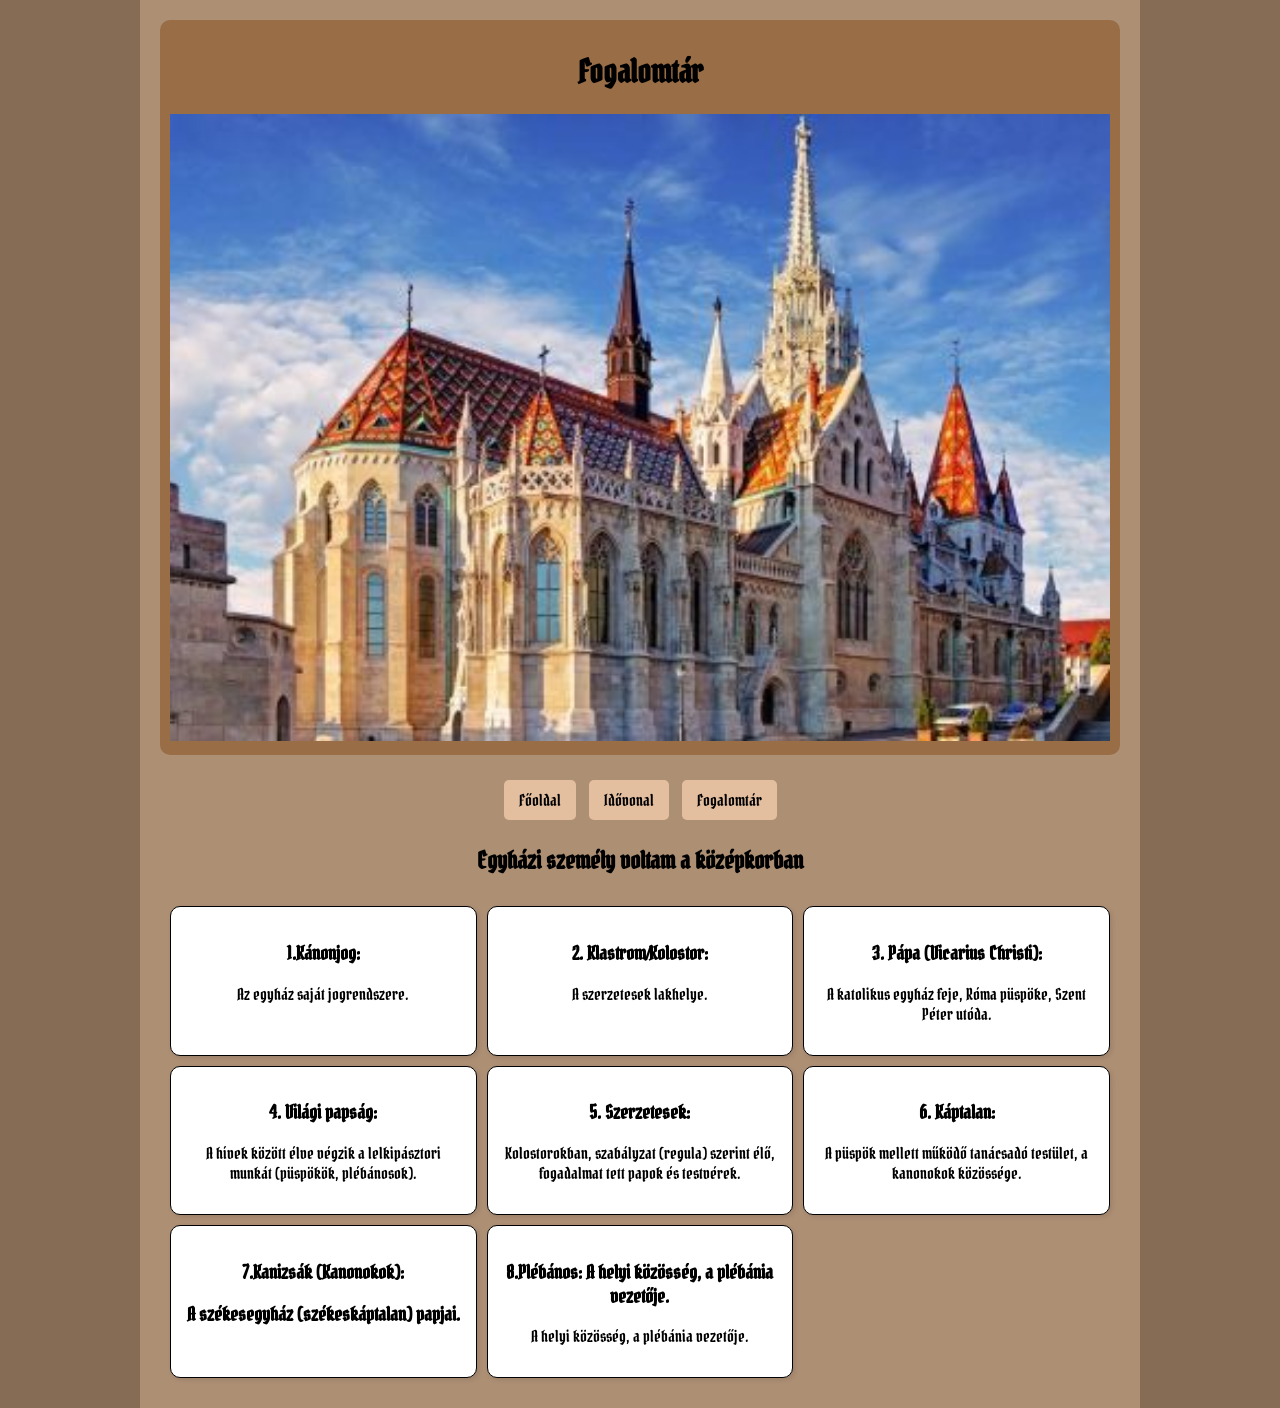
<file: html/fogalmak.html>
<!DOCTYPE html>
<html lang="en">

<head>
    <link rel="preconnect" href="https://fonts.googleapis.com">
<link rel="preconnect" href="https://fonts.gstatic.com" crossorigin>
<link href="https://fonts.googleapis.com/css2?family=Pirata+One&display=swap" rel="stylesheet">
    <meta charset="UTF-8">
    <meta name="viewport" content="width=device-width, initial-scale=1.0">
    <title>Horváth Eliza</title>
    <link rel="stylesheet" href="menu.css">
    <link rel="stylesheet" href="formazasok.css">
    <link rel="stylesheet" href="fogalmak.css">
   
</head>

<body>
    <main>

        <header class="focimkep">
            <h1>Fogalomtár</h1>
            <img id="fokep" src="../kepek/kicsi_jobbtemplom.jpg" alt="templom" />
         

        </header>
           <nav>
                <a href="../index.html">Főoldal</a>
                <a href="idovonal.html">Idővonal</a>
                <a href="fogalmak.html">Fogalomtár</a>
            </nav>
        <article>
            <h2>Egyházi személy voltam a középkorban</h2>
        </article>
        <article id="fogalmak">

            <div class="kartya">
                <h3>1.Kánonjog:</h3>
                <p> Az egyház saját jogrendszere.</p>
            </div>

            <div class="kartya">
                <h3>2. Klastrom/Kolostor:</h3>
                <p> A szerzetesek lakhelye.</p>
            </div>

            <div class="kartya">
                <h3>3. Pápa (Vicarius Christi):</h3>
                <p> A katolikus egyház feje, Róma püspöke, Szent Péter utóda.</p>
            </div>

            <div class="kartya">
                <h3>4. Világi papság: </h3>
                <p>A hívek között élve végzik a lelkipásztori munkát (püspökök, plébánosok).</p>
            </div>

            <div class="kartya">
                <h3>5. Szerzetesek:</h3>
                <p>Kolostorokban, szabályzat (regula) szerint élő, fogadalmat tett papok és testvérek.</p>
            </div>

            <div class="kartya">
                <h3>6. Káptalan:</h3>
                <p>A püspök mellett működő tanácsadó testület, a kanonokok közössége.</p>
            </div>

            <div class="kartya">
                <h3>7.Kanizsák (Kanonokok):</h3>
                <h3>A székesegyház (székeskáptalan) papjai.</h3>
            </div>

            <div class="kartya">
                <h3>8.Plébános: A helyi közösség, a plébánia vezetője.</h3>
                <p>A helyi közösség, a plébánia vezetője.</p>
            </div>

        </article>
        <footer></footer>
    </main>
</body>

</html>
</file>
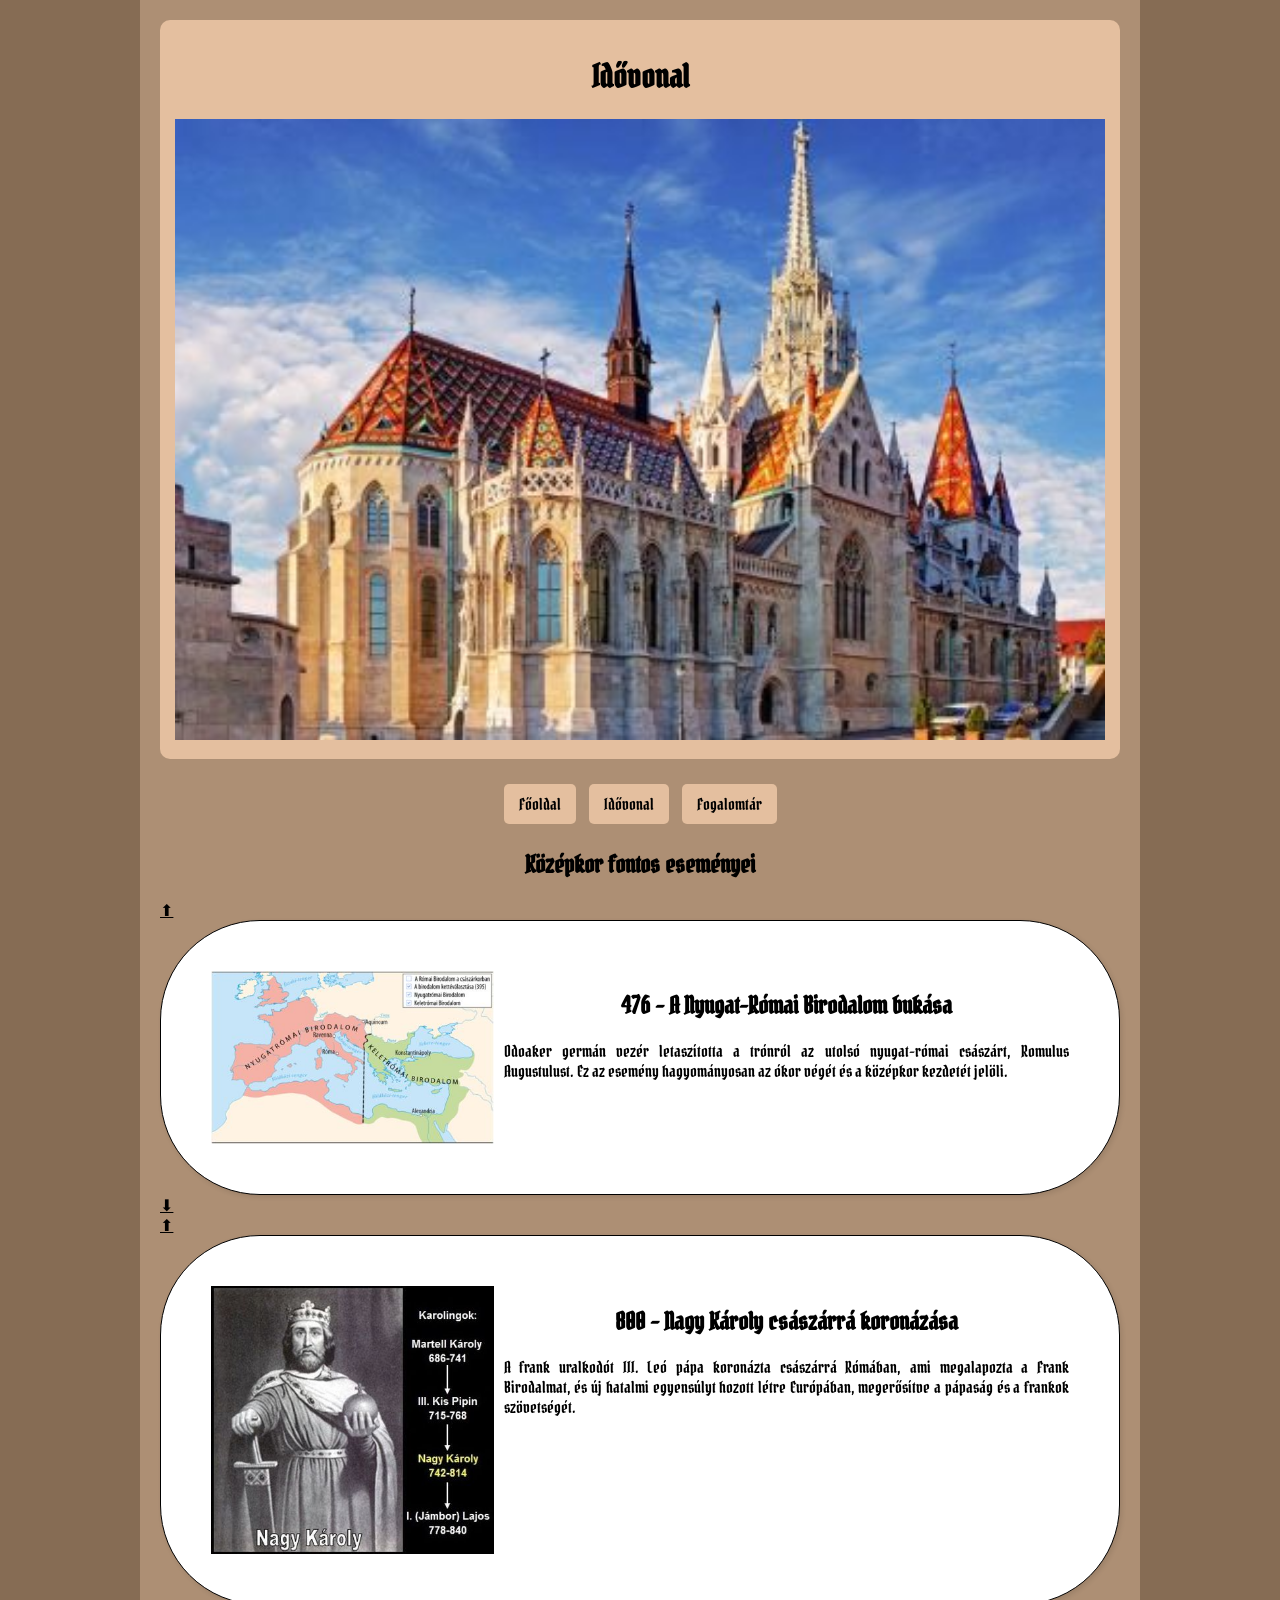
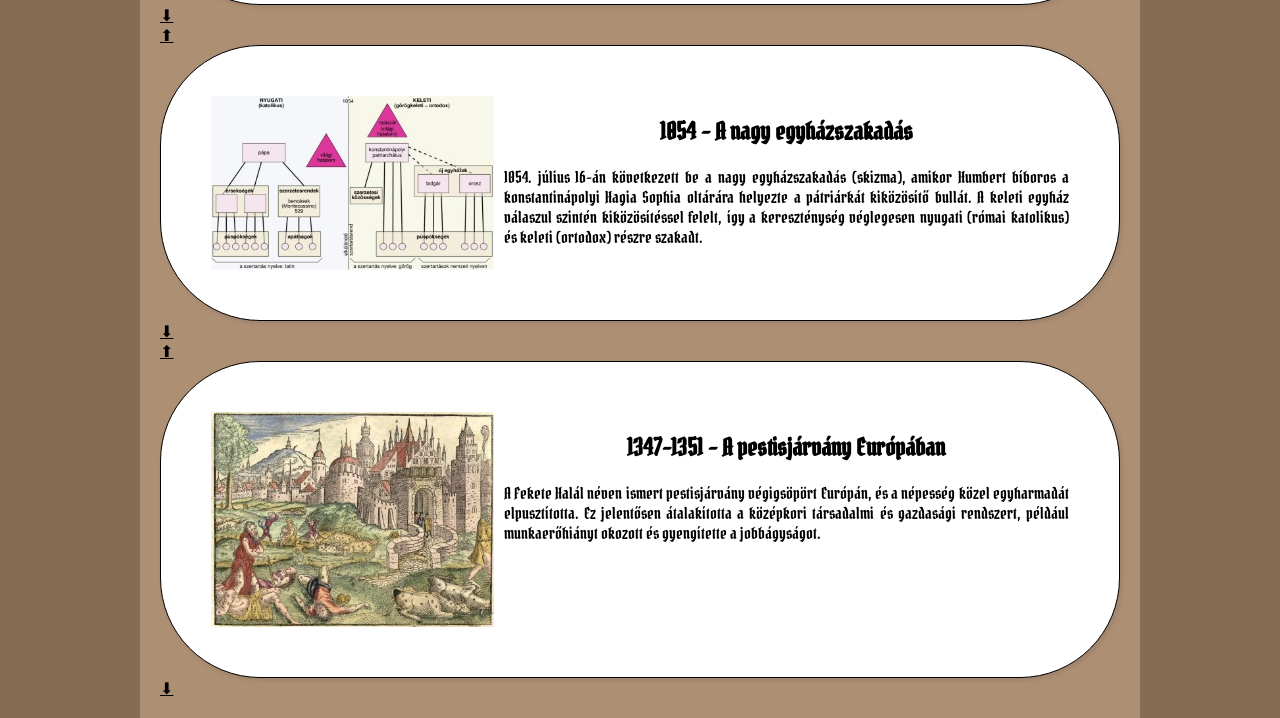
<file: html/idovonal.html>
<!doctype html>
<html lang="hu">

<head>
  <link rel="preconnect" href="https://fonts.googleapis.com">
<link rel="preconnect" href="https://fonts.gstatic.com" crossorigin>
<link href="https://fonts.googleapis.com/css2?family=Pirata+One&display=swap" rel="stylesheet">
  <meta charset="UTF-8" />
  <meta name="viewport" content="width=device-width, initial-scale=1.0" />
  <title>Németh Barnabás</title>
  <link rel="stylesheet" href="idovonal.css" />
  <link rel="stylesheet" href="formazasok.css" />
  <link rel="stylesheet" href="menu.css" />
</head>

<body>
  <main id="teteje">

    <header class="focimkep">
      <h1>Idővonal</h1>
      <img id="fokep" src="../kepek/kicsi_jobbtemplom.jpg" alt="templom" />
    </header>
    <nav>
      <a href="../index.html">Főoldal</a>
      <a href="idovonal.html">Idővonal</a>
      <a href="fogalmak.html">Fogalomtár</a>
    </nav>

    <article>
      <h2>Középkor fontos eseményei</h2>
    </article>

    <article>

      <div class="esemeny" id="bukas">
        <a href="#teteje">⬆️</a>
        <div class="kartya">
          <img src="../kepek/kicsi_birodalom bukas.jpg" alt="Nyugat-Római-bukás" />
          <div>
            <h2>476 – A Nyugat-Római Birodalom bukása</h2>
            <p>
              Odoaker germán vezér letaszította a trónról az utolsó nyugat-római
              császárt, Romulus Augustulust. Ez az esemény hagyományosan az ókor
              végét és a középkor kezdetét jelöli.
            </p>
          </div>
        </div>

        <a href="#karoly">⬇️</a>
      </div>

      <div class="esemeny" id="karoly">
        <a href="#bukas">⬆️</a>
        <div class="kartya">

          <img src="../kepek/kicsi_Nagy Karoly.jpg" alt="Károly" />
          <div id="szoveg">
            <h2>800 – Nagy Károly császárrá koronázása</h2>
            <p>
              A frank uralkodót III. Leó pápa koronázta császárrá Rómában, ami
              megalapozta a Frank Birodalmat, és új hatalmi egyensúlyt hozott
              létre Európában, megerősítve a pápaság és a frankok szövetségét.
            </p>

          </div>
        </div>
        <a href="#szakadas">⬇️</a>
      </div>

      </div>

      <div class="esemeny" id="szakadas">
        <a href="#karoly">⬆️</a>
        <div class="kartya">
          <img src="../kepek/kicsi_egyhaz szakadas.jpg" alt="egyházszakadás" />
          <div id="szoveg">
            <h2>1054 – A nagy egyházszakadás</h2>
            <p>
              1054. július 16-án következett be a nagy egyházszakadás (skizma),
              amikor Humbert bíboros a konstantinápolyi Hagia Sophia oltárára
              helyezte a pátriárkát kiközösítő bullát. A keleti egyház válaszul
              szintén kiközösítéssel felelt, így a kereszténység véglegesen
              nyugati (római katolikus) és keleti (ortodox) részre szakadt.
            </p>
          </div>
        </div>
        <a href="#jarvany">⬇️</a>
      </div>
      <div class="esemeny" id="jarvany">
        <a href="#szakadas">⬆️</a>
        <div class="kartya">
          <img id="pestis" src="../kepek/kicsi_pottyos pestis.jpg" alt="Pöttyös Pestis">
          <div id="szoveg">

            <div>
              <h2>1347–1351 – A pestisjárvány Európában</h2>
              <p>
                A Fekete Halál néven ismert pestisjárvány végigsöpört Európán, és a
                népesség közel egyharmadát elpusztította. Ez jelentősen átalakította
                a középkori társadalmi és gazdasági rendszert, például
                munkaerőhiányt okozott és gyengítette a jobbágyságot.
              </p>
            </div>
          </div>
        </div>
        <a href="#teteje">⬇️</a>
      </div>

    </article>
  </main>
</body>

</html>
</file>
<file: html/menu.css>
header{
    text-align: center;
    padding: 15px;
    background-color:rgb(228, 191, 159); 
    border-radius: 10px;
    margin-bottom: 10px;
}

nav a {
    text-decoration: none;
    color: rgb(0, 0, 0);
    background-color: rgb(228, 191, 159);
    padding: 10px 15px;
    margin: 5px;
    display: inline-block;
    border-radius: 5px;
}

a{
    color: black;
}

a:hover{
    color: rgb(255, 255, 255);
    text-decoration: underline;
}

nav {
    text-align: center;
}
</file>
<file: html/formazasok.css>
*{
    box-sizing: border-box;
}
main{
    font-family:"Pirata One", system-ui;;
    width: 80%;
    max-width: 1000px;
    margin: auto;
    background-color: rgb(242, 247, 252);
}
header{
   background-color: rgb(153, 109, 70); 
   color: aliceblue;
   text-align: center;
   padding: 10px;
    border-radius: 10px;
}
nav{
   color: aliceblue; 
}

#fokep{
    width: 100%
    
}

body {
    font-family: Arial, sans-serif;
    margin: 0;
    background-color: rgb(134, 108, 84);
}

main {
    width: 80%;
    margin: auto;
    background: rgb(173, 143, 116);
    padding: 20px;
}

header {
    text-align: center;
    padding: 10px;
    background-color: rgb(153, 109, 70);
    color: rgb(0, 0, 0);
}

nav {
    text-align: center;
    margin: 20px 0;
}

nav a {
    text-decoration: none;
    color: rgb(0, 0, 0);
    background-color: rgb(228, 191, 159);
    padding: 10px 15px;
    margin: 5px;
    display: inline-block;
    border-radius: 5px;
}

nav a:hover {
    background-color: rgb(228, 191, 159);
}

article h2 {
    text-align: center;
}

.esemeny img {
    width: 100%;
    height: auto;
}

img{
    width: 100%;
}
</file>
<file: html/fogalmak.css>
#fogalmak {
    display: grid;
    grid-template-columns: 1fr 1fr 1fr;
    gap: 10px;
    padding: 10px;
    text-align: center;
}

.kartya {
    color: rgb(0, 0, 0);
    background-color: rgb(255, 255, 255);
    border: 1px solid;
    border-radius: 10px;
    padding: 15px;
    box-shadow: 2px 2px 5px rgba(0, 0, 0, 0.1);

}




@media screen and (max-width:600px) {
    #fogalmak {
        width: 100%;
        grid-template-columns: 1fr;

    }
}
</file>
<file: html/idovonal.css>
#esemeny {
   
    padding: 10px;
    text-align: justify;
} 

.kartya{
     display: grid;
    grid-template-columns: 1fr 2fr;
    gap: 10px;
    color: rgb(0, 0, 0);
    background-color: rgb(255, 255, 255);
    border: 1px solid;
    border-radius: 100px;
    padding: 50px;
    box-shadow: 2px 2px 5px rgba(0,0,0,0.1);
    text-align: justify;
}

article h2 {
    text-align: center;
}

@media (max-width: 600px) {

    .esemeny div
     {
        width: 100%;
        grid-template-columns: 1fr;
        gap: 10px;
    }

    .esemeny img {
        margin-top: 10px;
    }
}

h1{
    color: black;
}
</file>
